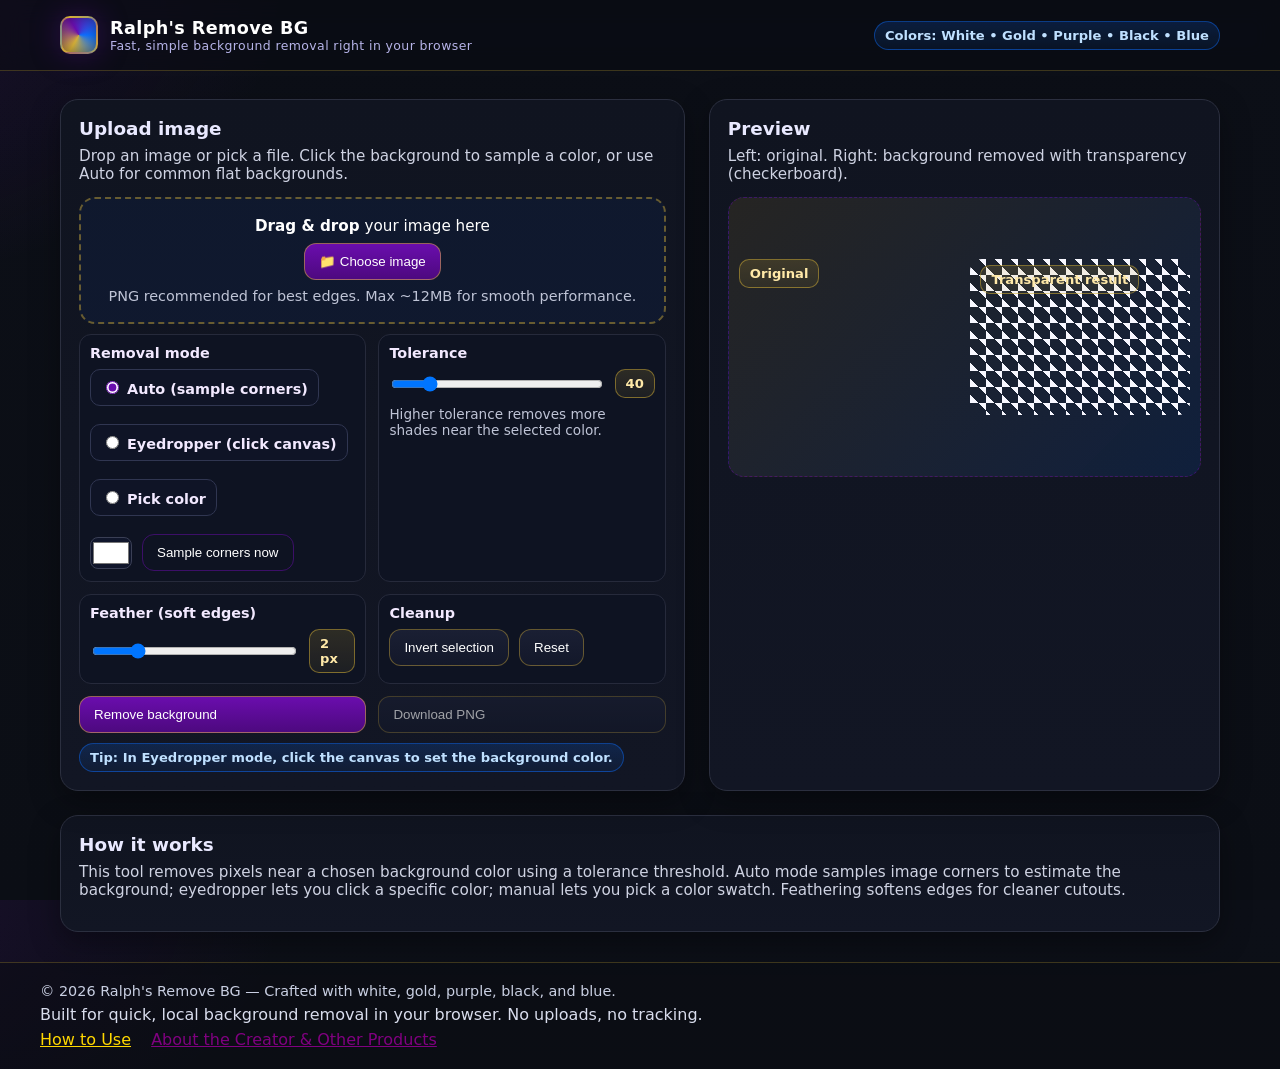
<file: index.html>
<!DOCTYPE html>
<html lang="en">

<head>
  <meta charset="UTF-8" />
  <title>Ralph's Remove BG</title>
  <meta name="viewport" content="width=device-width, initial-scale=1" />
  <meta name="theme-color" content="#6a0dad" />
  <style>
    :root {
      --white: #ffffff;
      --black: #000000;
      --gold: #d4af37;
      --purple: #6a0dad;
      --blue: #0d6efd;
      --bg: #0b0b12;
      --text: #111114;
      --muted: #6b6f76;
      --card: #101420;
      --card-2: #121624;
      --ring: #2b2f3f;
      --success: #2ecc71;
      --danger: #e74c3c;
    }

    * {
      box-sizing: border-box
    }

    html,
    body {
      height: 100%
    }

    body {
      margin: 0;
      font-family: Inter, system-ui, -apple-system, Segoe UI, Roboto, Helvetica, Arial, "Apple Color Emoji", "Segoe UI Emoji";
      background:
        radial-gradient(1200px 600px at 85% -50%, rgba(13, 110, 253, 0.12), rgba(13, 110, 253, 0) 60%),
        radial-gradient(900px 500px at -20% 0%, rgba(106, 13, 173, 0.18), rgba(106, 13, 173, 0) 60%),
        linear-gradient(180deg, #0c0f17 0%, #0b0e15 100%);
      color: var(--white);
    }

    header {
      position: sticky;
      top: 0;
      z-index: 10;
      backdrop-filter: saturate(1.2) blur(12px);
      background: rgba(10, 12, 18, 0.55);
      border-bottom: 1px solid rgba(212, 175, 55, 0.25);
    }

    .nav {
      max-width: 1200px;
      margin: 0 auto;
      padding: 16px 20px;
      display: flex;
      align-items: center;
      justify-content: space-between;
    }

    .brand {
      display: flex;
      align-items: center;
      gap: 12px;
      text-decoration: none;
      color: var(--white);
    }

    .logo {
      width: 38px;
      height: 38px;
      border-radius: 10px;
      background:
        conic-gradient(from 210deg, var(--gold), var(--purple), var(--blue), var(--gold));
      box-shadow: inset 0 0 12px rgba(0, 0, 0, 0.35), 0 0 30px rgba(106, 13, 173, 0.35);
      border: 2px solid rgba(212, 175, 55, 0.6);
    }

    .title {
      font-weight: 800;
      letter-spacing: 0.4px;
      font-size: 1.1rem;
    }

    .title small {
      display: block;
      font-weight: 500;
      color: #c9c6ff;
      opacity: 0.9;
      font-size: 0.78rem;
    }

    main {
      max-width: 1200px;
      margin: 28px auto;
      padding: 0 20px;
    }

    .hero {
      display: grid;
      grid-template-columns: 1.1fr 0.9fr;
      gap: 24px;
    }

    @media (max-width:960px) {
      .hero {
        grid-template-columns: 1fr;
      }
    }

    .panel {
      background: linear-gradient(180deg, var(--card) 0%, var(--card-2) 100%);
      border: 1px solid var(--ring);
      border-radius: 18px;
      padding: 18px;
      box-shadow: 0 10px 30px rgba(0, 0, 0, 0.35);
    }

    .panel h2 {
      margin: 0 0 8px 0;
      font-size: 1.15rem;
      font-weight: 700;
      color: #e9e9ff;
    }

    .panel p {
      margin: 0 0 14px 0;
      color: #cfd3e3;
      font-size: 0.95rem;
    }

    .uploader {
      border: 2px dashed rgba(212, 175, 55, 0.45);
      border-radius: 16px;
      padding: 18px;
      display: grid;
      gap: 12px;
      align-items: center;
      justify-items: center;
      background: rgba(13, 110, 253, 0.06);
    }

    .uploader.drag {
      border-color: var(--blue);
      background: rgba(13, 110, 253, 0.12);
    }

    .btn {
      display: inline-flex;
      align-items: center;
      gap: 10px;
      padding: 10px 14px;
      border-radius: 12px;
      border: 1px solid rgba(212, 175, 55, 0.42);
      color: var(--white);
      background: linear-gradient(180deg, #1a1f33 0%, #13182a 100%);
      cursor: pointer;
      transition: .2s ease;
    }

    .btn:hover {
      transform: translateY(-1px);
      box-shadow: 0 8px 20px rgba(13, 110, 253, 0.25);
    }

    .btn.primary {
      background: linear-gradient(180deg, #6a0dad 0%, #4d097f 100%);
      border-color: rgba(212, 175, 55, 0.55);
    }

    .btn.ghost {
      background: transparent;
      border-color: rgba(106, 13, 173, 0.5);
    }

    .btn[disabled] {
      opacity: .6;
      cursor: not-allowed;
      box-shadow: none;
      transform: none;
    }

    .controls {
      display: grid;
      grid-template-columns: repeat(2, 1fr);
      gap: 12px;
      margin-top: 10px;
    }

    @media (max-width:560px) {
      .controls {
        grid-template-columns: 1fr;
      }
    }

    .ctrl {
      background: #0e1322;
      border: 1px solid #262a3b;
      border-radius: 12px;
      padding: 10px;
    }

    .ctrl label {
      display: block;
      font-weight: 600;
      font-size: 0.9rem;
      margin-bottom: 8px;
      color: #f2e9ff;
    }

    .ctrl .row {
      display: flex;
      align-items: center;
      gap: 10px;
    }

    .ctrl input[type="range"] {
      width: 100%;
    }

    .ctrl input[type="color"] {
      width: 42px;
      height: 32px;
      border: 1px solid #3a3f55;
      border-radius: 8px;
      background: #10162b;
      padding: 0;
    }

    .radio-group {
      display: flex;
      gap: 10px;
      flex-wrap: wrap;
    }

    .radio {
      display: flex;
      align-items: center;
      gap: 8px;
      padding: 8px 10px;
      border: 1px solid #303651;
      border-radius: 10px;
      cursor: pointer;
      background: #0f1426;
    }

    .radio input {
      accent-color: var(--purple);
    }

    .preview {
      display: grid;
      grid-template-columns: 1fr;
      gap: 12px;
      align-items: center;
      justify-items: center;
      min-height: 280px;
      border-radius: 16px;
      padding: 10px;
      background: linear-gradient(135deg, rgba(212, 175, 55, 0.11), rgba(13, 110, 253, 0.12));
      border: 1px dashed rgba(106, 13, 173, 0.45);
    }

    canvas {
      max-width: 100%;
      border-radius: 10px;
      background: transparent;
    }

    .checker {
      --size: 16px;
      background:
        linear-gradient(45deg, #f7f7ff 25%, transparent 25%) 0 0/var(--size) var(--size),
        linear-gradient(45deg, transparent 75%, #f7f7ff 75%) 0 0/var(--size) var(--size),
        linear-gradient(45deg, #dfe2f0 25%, transparent 25%) var(--size) var(--size)/var(--size) var(--size),
        linear-gradient(45deg, transparent 75%, #dfe2f0 75%) var(--size) var(--size)/var(--size) var(--size),
        linear-gradient(0deg, transparent, transparent);
      border-radius: 12px;
    }

    .grid-2 {
      display: grid;
      grid-template-columns: 1fr 1fr;
      gap: 12px;
    }

    @media (max-width:700px) {
      .grid-2 {
        grid-template-columns: 1fr;
      }
    }

    .footer {
      margin-top: 30px;
      padding: 20px;
      border-top: 1px solid rgba(212, 175, 55, 0.25);
      background: rgba(10, 12, 18, 0.5);
    }

    .footer .wrap {
      max-width: 1200px;
      margin: 0 auto;
      display: grid;
      gap: 6px;
      color: #d9dded;
    }

    .credits {
      font-size: 0.9rem;
      color: #c9cfe2;
    }

    .badge {
      display: inline-block;
      padding: 6px 10px;
      border-radius: 10px;
      border: 1px solid rgba(212, 175, 55, 0.5);
      color: #ffe9a8;
      background: linear-gradient(180deg, rgba(212, 175, 55, 0.16), rgba(212, 175, 55, 0.08));
      font-weight: 600;
      font-size: 0.82rem;
    }

    .note {
      color: #bfc4d6;
      font-size: 0.9rem;
    }

    .pill {
      display: inline-flex;
      align-items: center;
      gap: 8px;
      padding: 6px 10px;
      border-radius: 999px;
      border: 1px solid rgba(13, 110, 253, 0.45);
      color: #bfe0ff;
      background: linear-gradient(180deg, rgba(13, 110, 253, 0.18), rgba(13, 110, 253, 0.08));
      font-weight: 600;
      font-size: 0.82rem;
    }

    .hidden {
      display: none !important;
    }
  </style>
</head>

<body>
  <header>
    <div class="nav">
      <a class="brand" href="#">
        <span class="logo" aria-hidden="true"></span>
        <div class="title">
          Ralph's Remove BG
          <small>Fast, simple background removal right in your browser</small>
        </div>
      </a>
      <div class="pill">Colors: White • Gold • Purple • Black • Blue</div>
    </div>
  </header>

  <main>
    <section class="hero">
      <div class="panel">
        <h2>Upload image</h2>
        <p>Drop an image or pick a file. Click the background to sample a color, or use Auto for common flat
          backgrounds.</p>

        <div id="drop" class="uploader" tabindex="0">
          <div style="text-align:center">
            <div style="font-size:0.95rem; margin-bottom:8px;">
              <strong>Drag & drop</strong> your image here
            </div>
            <button class="btn primary" id="pickBtn">
              📁 Choose image
            </button>
            <input id="file" type="file" accept="image/*" class="hidden" />
            <div class="note" style="margin-top:8px;">PNG recommended for best edges. Max ~12MB for smooth performance.
            </div>
          </div>
        </div>

        <div class="controls">
          <div class="ctrl">
            <label>Removal mode</label>
            <div class="radio-group">
              <label class="radio"><input type="radio" name="mode" value="auto" checked /> Auto (sample corners)</label>
              <label class="radio"><input type="radio" name="mode" value="eyedrop" /> Eyedropper (click canvas)</label>
              <label class="radio"><input type="radio" name="mode" value="color" /> Pick color</label>
            </div>
            <div class="row" style="margin-top:10px;">
              <input type="color" id="colorPick" value="#ffffff" />
              <button class="btn ghost" id="sampleBtn">Sample corners now</button>
            </div>
          </div>

          <div class="ctrl">
            <label>Tolerance</label>
            <div class="row">
              <input type="range" id="tol" min="0" max="255" value="40" />
              <span id="tolVal" class="badge">40</span>
            </div>
            <div style="margin-top:8px; color:#bfc4d6; font-size:0.85rem;">
              Higher tolerance removes more shades near the selected color.
            </div>
          </div>

          <div class="ctrl">
            <label>Feather (soft edges)</label>
            <div class="row">
              <input type="range" id="feather" min="0" max="10" value="2" />
              <span id="featherVal" class="badge">2 px</span>
            </div>
          </div>

          <div class="ctrl">
            <label>Cleanup</label>
            <div class="row">
              <button class="btn" id="invertBtn">Invert selection</button>
              <button class="btn" id="resetBtn">Reset</button>
            </div>
          </div>
        </div>

        <div class="grid-2" style="margin-top:12px;">
          <button class="btn primary" id="processBtn">Remove background</button>
          <button class="btn" id="downloadBtn" disabled>Download PNG</button>
        </div>

        <div style="margin-top:10px;">
          <span class="pill">Tip: In Eyedropper mode, click the canvas to set the background color.</span>
        </div>
      </div>

      <div class="panel">
        <h2>Preview</h2>
        <p>Left: original. Right: background removed with transparency (checkerboard).</p>
        <div class="preview">
          <div class="grid-2" style="width:100%;">
            <div>
              <div class="badge" style="margin-bottom:8px;">Original</div>
              <canvas id="srcCanvas"></canvas>
            </div>
            <div class="checker" style="padding:6px;">
              <div class="badge" style="margin:0 0 8px 4px;">Transparent result</div>
              <canvas id="outCanvas"></canvas>
            </div>
          </div>
        </div>
      </div>
    </section>

    <section class="panel" style="margin-top:24px;">
      <h2>How it works</h2>
      <p>This tool removes pixels near a chosen background color using a tolerance threshold. Auto mode samples image
        corners to estimate the background; eyedropper lets you click a specific color; manual lets you pick a color
        swatch. Feathering softens edges for cleaner cutouts.</p>
    </section>
  </main>

  <footer class="footer">
    <div class="wrap">
      <div class="credits">© <span id="year"></span> Ralph's Remove BG — Crafted with white, gold, purple, black, and
        blue.</div>
      <div>Built for quick, local background removal in your browser. No uploads, no tracking.</div>
      <nav>
        <!-- Link to usage guide -->
        <a href="how-to-use.html" style="color:gold; margin-right:15px;">How to Use</a>
        <!-- Link to fictional background page -->
        <a href="about-ralph.html" style="color:purple;">About the Creator & Other Products</a>
      </nav>
    </div>
  </footer>

  <script>
    const fileInput = document.getElementById('file');
    const pickBtn = document.getElementById('pickBtn');
    const drop = document.getElementById('drop');

    const srcCanvas = document.getElementById('srcCanvas');
    const outCanvas = document.getElementById('outCanvas');
    const srcCtx = srcCanvas.getContext('2d');
    const outCtx = outCanvas.getContext('2d');

    const tol = document.getElementById('tol');
    const tolVal = document.getElementById('tolVal');
    const feather = document.getElementById('feather');
    const featherVal = document.getElementById('featherVal');
    const processBtn = document.getElementById('processBtn');
    const downloadBtn = document.getElementById('downloadBtn');
    const invertBtn = document.getElementById('invertBtn');
    const resetBtn = document.getElementById('resetBtn');
    const sampleBtn = document.getElementById('sampleBtn');
    const colorPick = document.getElementById('colorPick');

    const yearEl = document.getElementById('year');
    yearEl.textContent = new Date().getFullYear();

    let imageBitmap = null;
    let imgNatural = { w: 0, h: 0 };
    let targetColor = { r: 255, g: 255, b: 255 };
    let mode = 'auto';
    let inverted = false;

    function setModeFromUI() {
      const selected = document.querySelector('input[name="mode"]:checked');
      mode = selected ? selected.value : 'auto';
    }
    document.querySelectorAll('input[name="mode"]').forEach(r => {
      r.addEventListener('change', setModeFromUI);
    });

    tol.addEventListener('input', () => { tolVal.textContent = tol.value; });
    feather.addEventListener('input', () => { featherVal.textContent = `${feather.value} px`; });

    pickBtn.addEventListener('click', () => fileInput.click());
    fileInput.addEventListener('change', async (e) => {
      const file = e.target.files[0];
      if (!file) return;
      await loadImageFile(file);
    });

    // Drag & drop
    ['dragenter', 'dragover'].forEach(evt => {
      drop.addEventListener(evt, (e) => { e.preventDefault(); e.stopPropagation(); drop.classList.add('drag'); });
    });
    ['dragleave', 'drop'].forEach(evt => {
      drop.addEventListener(evt, (e) => { e.preventDefault(); e.stopPropagation(); drop.classList.remove('drag'); });
    });
    drop.addEventListener('drop', async (e) => {
      const file = e.dataTransfer.files && e.dataTransfer.files[0];
      if (!file) return;
      await loadImageFile(file);
    });

    // Canvas click for eyedropper
    srcCanvas.addEventListener('click', (e) => {
      if (mode !== 'eyedrop' || !imageBitmap) return;
      const rect = srcCanvas.getBoundingClientRect();
      const x = Math.floor((e.clientX - rect.left) * (srcCanvas.width / rect.width));
      const y = Math.floor((e.clientY - rect.top) * (srcCanvas.height / rect.height));
      const imgData = srcCtx.getImageData(0, 0, srcCanvas.width, srcCanvas.height);
      const idx = (y * imgData.width + x) * 4;
      targetColor = { r: imgData.data[idx], g: imgData.data[idx + 1], b: imgData.data[idx + 2] };
      colorPick.value = rgbToHex(targetColor.r, targetColor.g, targetColor.b);
      flashBadge(`Sampled: #${colorPick.value.slice(1).toUpperCase()}`);
    });

    sampleBtn.addEventListener('click', () => {
      if (!imageBitmap) return;
      targetColor = autoSampleColor(srcCtx, srcCanvas.width, srcCanvas.height);
      colorPick.value = rgbToHex(targetColor.r, targetColor.g, targetColor.b);
      flashBadge(`Auto sampled: #${colorPick.value.slice(1).toUpperCase()}`);
    });

    colorPick.addEventListener('input', () => {
      if (mode === 'color') {
        const { r, g, b } = hexToRgb(colorPick.value);
        targetColor = { r, g, b };
      }
    });

    invertBtn.addEventListener('click', () => {
      inverted = !inverted;
      invertBtn.textContent = inverted ? 'Invert selection (On)' : 'Invert selection';
      if (imageBitmap) processImage();
    });

    resetBtn.addEventListener('click', () => {
      tol.value = 40; tolVal.textContent = '40';
      feather.value = 2; featherVal.textContent = '2 px';
      inverted = false; invertBtn.textContent = 'Invert selection';
      setModeFromUI();
      if (imageBitmap) {
        drawSource();
        outCtx.clearRect(0, 0, outCanvas.width, outCanvas.height);
        downloadBtn.disabled = true;
      }
    });

    processBtn.addEventListener('click', () => {
      if (!imageBitmap) return;
      setModeFromUI();
      if (mode === 'auto') {
        targetColor = autoSampleColor(srcCtx, srcCanvas.width, srcCanvas.height);
        colorPick.value = rgbToHex(targetColor.r, targetColor.g, targetColor.b);
      } else if (mode === 'color') {
        const { r, g, b } = hexToRgb(colorPick.value);
        targetColor = { r, g, b };
      }
      processImage();
    });

    downloadBtn.addEventListener('click', () => {
      if (!outCanvas.width || !outCanvas.height) return;
      const a = document.createElement('a');
      a.href = outCanvas.toDataURL('image/png');
      a.download = 'ralph-remove-bg.png';
      a.click();
    });

    async function loadImageFile(file) {
      const blobURL = URL.createObjectURL(file);
      const img = new Image();
      img.crossOrigin = 'anonymous';
      img.onload = async () => {
        imageBitmap = await createImageBitmap(img);
        imgNatural = { w: imageBitmap.width, h: imageBitmap.height };
        fitCanvasToImage();
        drawSource();
        outCtx.clearRect(0, 0, outCanvas.width, outCanvas.height);
        downloadBtn.disabled = true;
        URL.revokeObjectURL(blobURL);
      };
      img.onerror = () => {
        alert('Could not load that image. Try a different file.');
        URL.revokeObjectURL(blobURL);
      };
      img.src = blobURL;
    }

    function fitCanvasToImage() {
      const maxW = Math.min(900, imgNatural.w);
      const scale = maxW / imgNatural.w;
      const w = Math.round(imgNatural.w * scale);
      const h = Math.round(imgNatural.h * scale);
      srcCanvas.width = w; srcCanvas.height = h;
      outCanvas.width = w; outCanvas.height = h;
    }

    function drawSource() {
      srcCtx.clearRect(0, 0, srcCanvas.width, srcCanvas.height);
      srcCtx.drawImage(imageBitmap, 0, 0, srcCanvas.width, srcCanvas.height);
    }

    function processImage() {
      drawSource();
      const src = srcCtx.getImageData(0, 0, srcCanvas.width, srcCanvas.height);
      const out = outCtx.createImageData(src.width, src.height);
      const t = parseInt(tol.value, 10);
      const f = parseInt(feather.value, 10);

      // Pass 1: remove background by color distance
      for (let i = 0; i < src.data.length; i += 4) {
        const r = src.data[i], g = src.data[i + 1], b = src.data[i + 2], a = src.data[i + 3];
        const dist = colorDistance(r, g, b, targetColor.r, targetColor.g, targetColor.b);
        const remove = inverted ? dist > t : dist <= t;
        out.data[i] = src.data[i];
        out.data[i + 1] = src.data[i + 1];
        out.data[i + 2] = src.data[i + 2];
        out.data[i + 3] = remove ? 0 : a;
      }

      // Optional feathering: blur alpha channel slightly
      if (f > 0) {
        featherAlpha(out, src.width, src.height, f);
      }

      outCtx.putImageData(out, 0, 0);
      downloadBtn.disabled = false;
    }

    function colorDistance(r1, g1, b1, r2, g2, b2) {
      // Simple Euclidean distance in RGB
      const dr = r1 - r2, dg = g1 - g2, db = b1 - b2;
      return Math.sqrt(dr * dr + dg * dg + db * db);
    }

    function featherAlpha(imgData, w, h, radius) {
      // Box blur alpha channel
      const alpha = new Uint8ClampedArray(w * h);
      for (let y = 0; y < h; y++) {
        for (let x = 0; x < w; x++) {
          alpha[y * w + x] = imgData.data[(y * w + x) * 4 + 3];
        }
      }
      const tmp = new Uint8ClampedArray(alpha.length);

      // Horizontal blur
      for (let y = 0; y < h; y++) {
        let sum = 0;
        for (let x = 0; x < w; x++) {
          const left = x - radius - 1;
          const right = x + radius;
          if (left >= 0) sum -= alpha[y * w + left];
          if (right < w) sum += alpha[y * w + right];
          const kernelSize = Math.min(w - 1, x + radius) - Math.max(0, x - radius) + 1;
          tmp[y * w + x] = sum / Math.max(1, kernelSize);
        }
      }
      // Vertical blur
      for (let x = 0; x < w; x++) {
        let sum = 0;
        for (let y = 0; y < h; y++) {
          const top = y - radius - 1;
          const bottom = y + radius;
          if (top >= 0) sum -= tmp[top * w + x];
          if (bottom < h) sum += tmp[bottom * w + x];
          const kernelSize = Math.min(h - 1, y + radius) - Math.max(0, y - radius) + 1;
          const idx = (y * w + x) * 4 + 3;
          imgData.data[idx] = sum / Math.max(1, kernelSize);
        }
      }
    }

    function autoSampleColor(ctx, w, h) {
      const samplePoints = [
        { x: 2, y: 2 },
        { x: w - 3, y: 2 },
        { x: 2, y: h - 3 },
        { x: w - 3, y: h - 3 },
        { x: Math.round(w / 2), y: 2 },
        { x: Math.round(w / 2), y: h - 3 },
      ];
      const img = ctx.getImageData(0, 0, w, h);
      let r = 0, g = 0, b = 0;
      samplePoints.forEach(p => {
        const idx = (p.y * w + p.x) * 4;
        r += img.data[idx];
        g += img.data[idx + 1];
        b += img.data[idx + 2];
      });
      const n = samplePoints.length;
      return { r: Math.round(r / n), g: Math.round(g / n), b: Math.round(b / n) };
    }

    function hexToRgb(hex) {
      const h = hex.replace('#', '');
      const bigint = parseInt(h, 16);
      return { r: (bigint >> 16) & 255, g: (bigint >> 8) & 255, b: bigint & 255 };
    }
    function rgbToHex(r, g, b) {
      return '#' + [r, g, b].map(v => v.toString(16).padStart(2, '0')).join('');
    }

    function flashBadge(text) {
      const badge = document.createElement('div');
      badge.className = 'badge';
      badge.textContent = text;
      badge.style.position = 'fixed';
      badge.style.bottom = '18px';
      badge.style.right = '18px';
      badge.style.zIndex = '99';
      badge.style.boxShadow = '0 10px 22px rgba(106,13,173,0.35)';
      document.body.appendChild(badge);
      setTimeout(() => { badge.remove(); }, 1800);
    }
  </script>
</body>

</html>
</file>
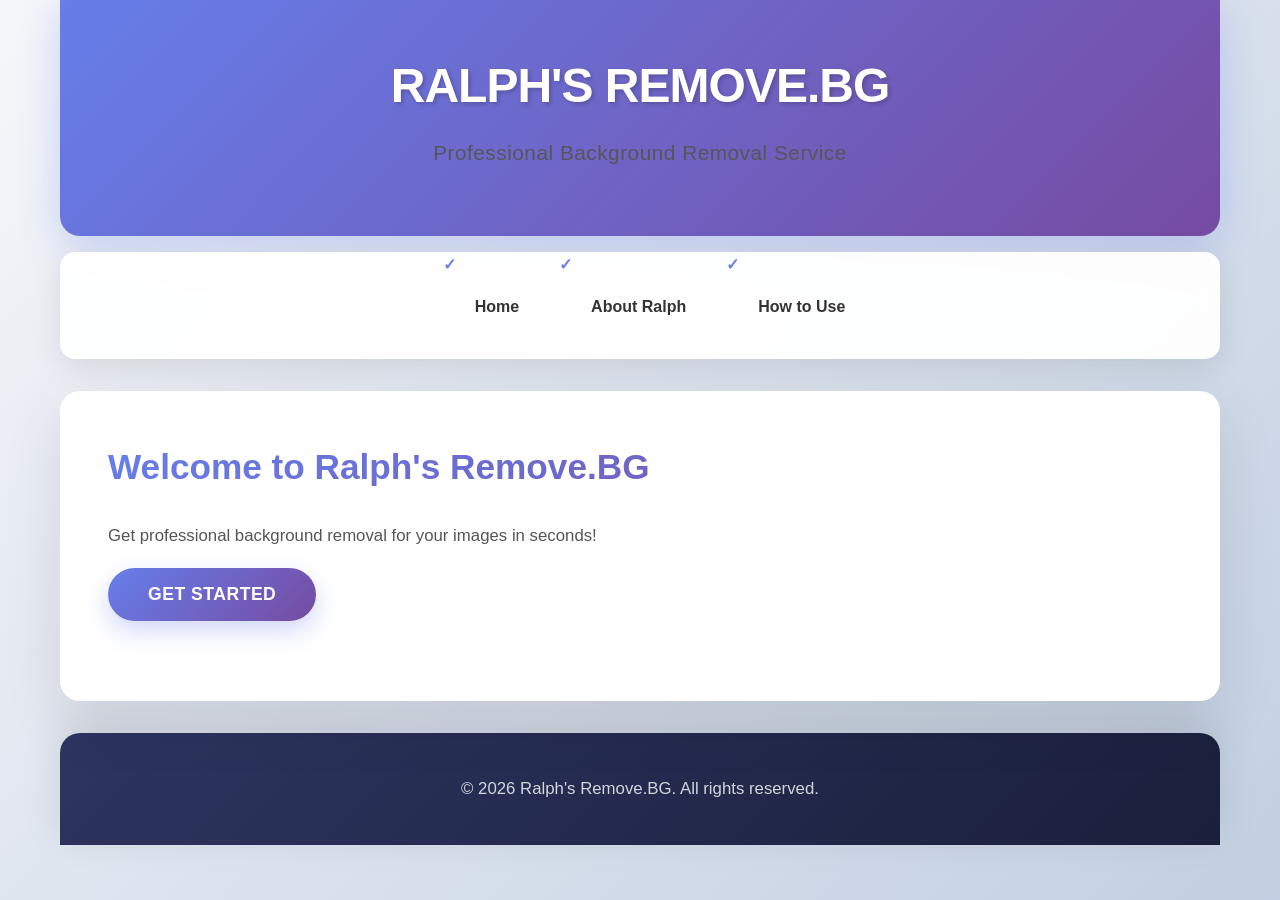
<file: docs/index.html>
<!DOCTYPE html>
<html lang="en">
<head>
    <meta charset="UTF-8">
    <meta name="viewport" content="width=device-width, initial-scale=1.0">
    <meta http-equiv="Cache-Control" content="no-cache, no-store, must-revalidate">
    <meta http-equiv="Pragma" content="no-cache">
    <meta http-equiv="Expires" content="0">
    <title>RALPH'S REMOVE.BG WEBSITE</title>
    <link rel="stylesheet" href="styles.css?v=2">
</head>
<body>
    <div class="container">
        <header>
            <h1>RALPH'S REMOVE.BG</h1>
            <p>Professional Background Removal Service</p>
        </header>
        
        <nav>
            <ul>
                <li><a href="index.html">Home</a></li>
                <li><a href="about-ralph.html">About Ralph</a></li>
                <li><a href="how-to-use.html">How to Use</a></li>
            </ul>
        </nav>
        
        <main>
            <section id="home">
                <h2>Welcome to Ralph's Remove.BG</h2>
                <p>Get professional background removal for your images in seconds!</p>
                <button class="cta-btn">Get Started</button>
            </section>
        </main>
        
        <footer>
            <p>&copy; 2026 Ralph's Remove.BG. All rights reserved.</p>
        </footer>
    </div>
    
    <script src="script.js"></script>
</body>
</html>
</file>
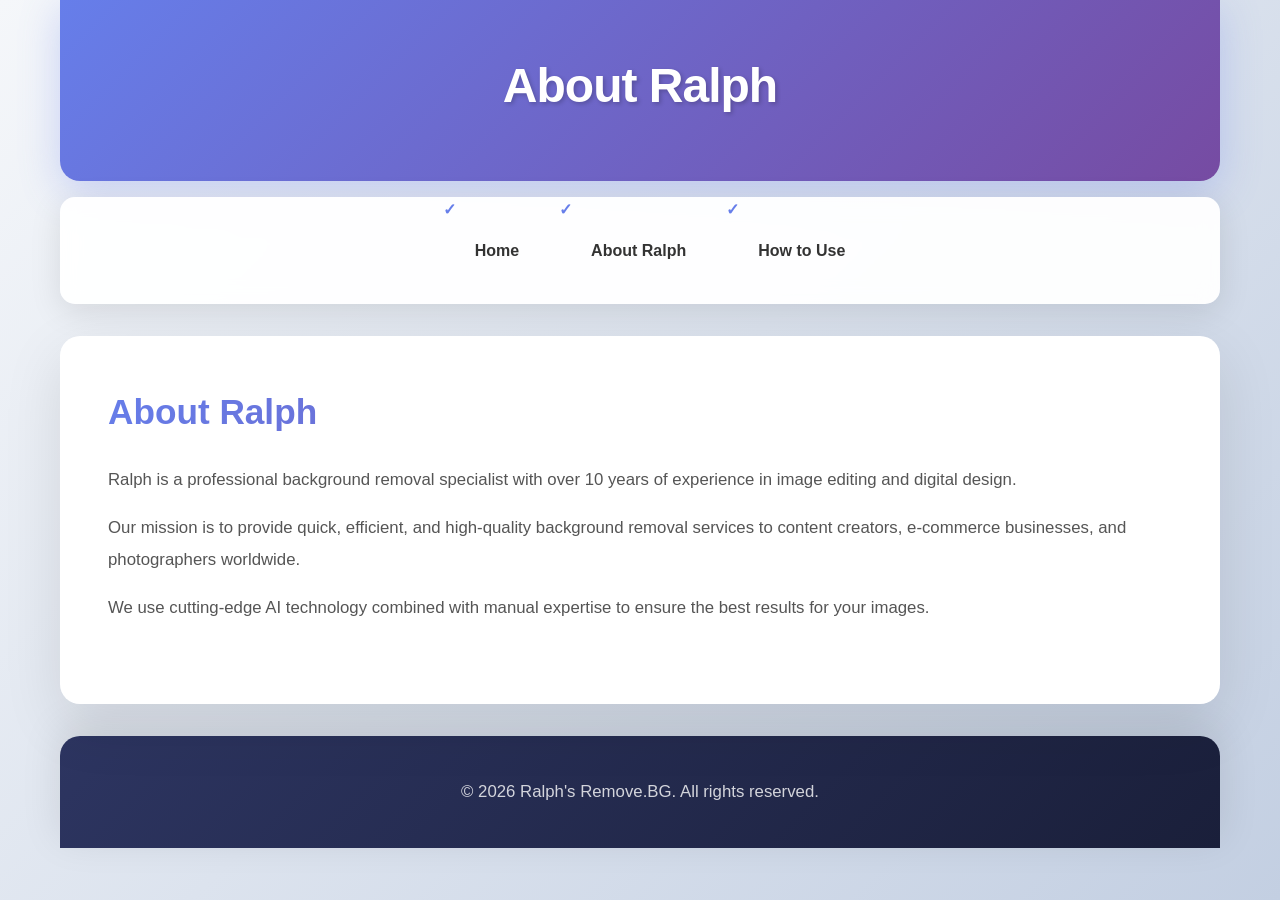
<file: docs/about-ralph.html>
<!DOCTYPE html>
<html lang="en">
<head>
    <meta charset="UTF-8">
    <meta name="viewport" content="width=device-width, initial-scale=1.0">
    <title>About Ralph - Remove.BG</title>
    <link rel="stylesheet" href="styles.css">
</head>
<body>
    <div class="container">
        <header>
            <h1>About Ralph</h1>
        </header>
        
        <nav>
            <ul>
                <li><a href="index.html">Home</a></li>
                <li><a href="about-ralph.html">About Ralph</a></li>
                <li><a href="how-to-use.html">How to Use</a></li>
            </ul>
        </nav>
        
        <main>
            <section>
                <h2>About Ralph</h2>
                <p>Ralph is a professional background removal specialist with over 10 years of experience in image editing and digital design.</p>
                <p>Our mission is to provide quick, efficient, and high-quality background removal services to content creators, e-commerce businesses, and photographers worldwide.</p>
                <p>We use cutting-edge AI technology combined with manual expertise to ensure the best results for your images.</p>
            </section>
        </main>
        
        <footer>
            <p>&copy; 2026 Ralph's Remove.BG. All rights reserved.</p>
        </footer>
    </div>
</body>
</html>
</file>
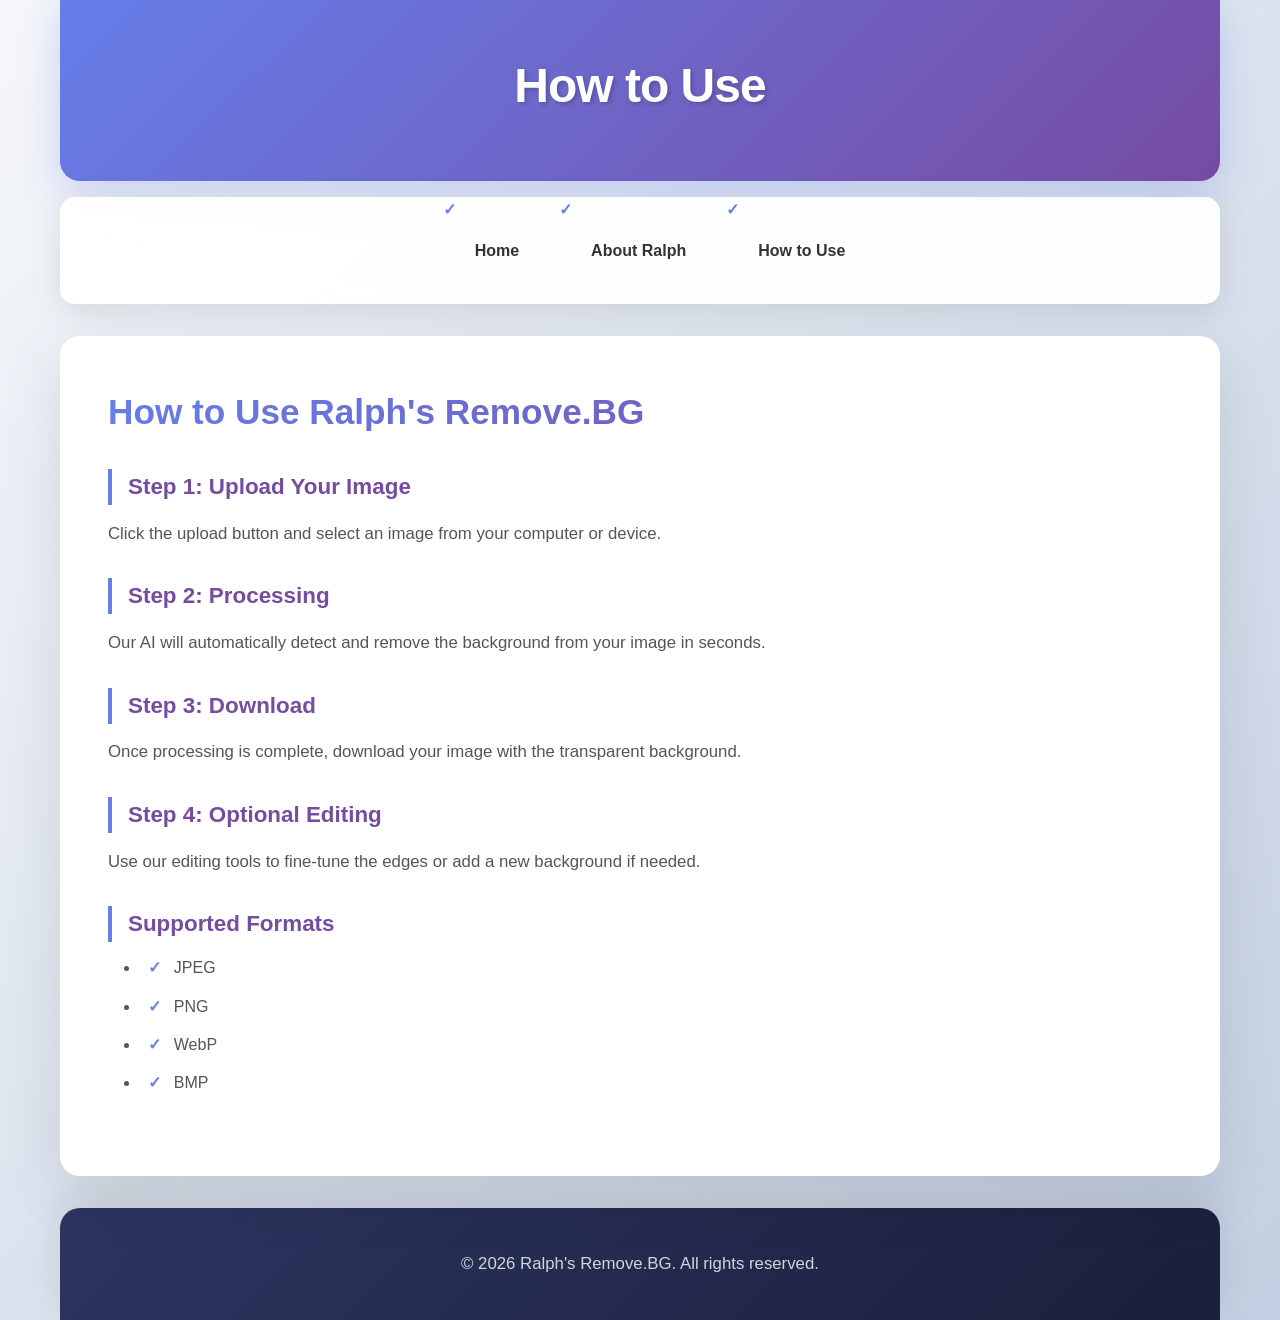
<file: docs/how-to-use.html>
<!DOCTYPE html>
<html lang="en">
<head>
    <meta charset="UTF-8">
    <meta name="viewport" content="width=device-width, initial-scale=1.0">
    <title>How to Use - Remove.BG</title>
    <link rel="stylesheet" href="styles.css">
</head>
<body>
    <div class="container">
        <header>
            <h1>How to Use</h1>
        </header>
        
        <nav>
            <ul>
                <li><a href="index.html">Home</a></li>
                <li><a href="about-ralph.html">About Ralph</a></li>
                <li><a href="how-to-use.html">How to Use</a></li>
            </ul>
        </nav>
        
        <main>
            <section>
                <h2>How to Use Ralph's Remove.BG</h2>
                
                <h3>Step 1: Upload Your Image</h3>
                <p>Click the upload button and select an image from your computer or device.</p>
                
                <h3>Step 2: Processing</h3>
                <p>Our AI will automatically detect and remove the background from your image in seconds.</p>
                
                <h3>Step 3: Download</h3>
                <p>Once processing is complete, download your image with the transparent background.</p>
                
                <h3>Step 4: Optional Editing</h3>
                <p>Use our editing tools to fine-tune the edges or add a new background if needed.</p>
                
                <h3>Supported Formats</h3>
                <ul>
                    <li>JPEG</li>
                    <li>PNG</li>
                    <li>WebP</li>
                    <li>BMP</li>
                </ul>
            </section>
        </main>
        
        <footer>
            <p>&copy; 2026 Ralph's Remove.BG. All rights reserved.</p>
        </footer>
    </div>
</body>
</html>
</file>
<file: docs/styles.css>
* {
    margin: 0;
    padding: 0;
    box-sizing: border-box;
}

body {
    font-family: 'Poppins', 'Segoe UI', Tahoma, Geneva, Verdana, sans-serif;
    line-height: 1.6;
    color: #333;
    background: linear-gradient(135deg, #f5f7fa 0%, #c3cfe2 100%);
    min-height: 100vh;
}

.container {
    max-width: 1200px;
    margin: 0 auto;
    padding: 0 20px;
}

/* HEADER STYLING */
header {
    background: linear-gradient(135deg, #667eea 0%, #764ba2 100%);
    color: white;
    text-align: center;
    padding: 3rem 0;
    margin-bottom: 1rem;
    border-radius: 0 0 20px 20px;
    box-shadow: 0 10px 40px rgba(102, 126, 234, 0.3);
    animation: slideDown 0.6s ease-out;
}

@keyframes slideDown {
    from {
        opacity: 0;
        transform: translateY(-30px);
    }
    to {
        opacity: 1;
        transform: translateY(0);
    }
}

header h1 {
    font-size: 3rem;
    margin-bottom: 0.5rem;
    font-weight: 800;
    letter-spacing: -1px;
    text-shadow: 2px 2px 4px rgba(0, 0, 0, 0.2);
}

header p {
    font-size: 1.3rem;
    opacity: 0.95;
    font-weight: 300;
    letter-spacing: 0.5px;
}

/* NAVIGATION STYLING */
nav {
    background: rgba(255, 255, 255, 0.95);
    margin-bottom: 2rem;
    border-radius: 15px;
    overflow: hidden;
    box-shadow: 0 8px 32px rgba(0, 0, 0, 0.1);
    backdrop-filter: blur(10px);
}

nav ul {
    list-style: none;
    display: flex;
    justify-content: center;
    flex-wrap: wrap;
}

nav ul li {
    margin: 0;
}

nav ul li a {
    display: block;
    color: #333;
    text-decoration: none;
    padding: 1rem 2rem;
    transition: all 0.3s ease;
    font-weight: 600;
    position: relative;
    overflow: hidden;
}

nav ul li a::before {
    content: '';
    position: absolute;
    top: 0;
    left: -100%;
    width: 100%;
    height: 100%;
    background: linear-gradient(135deg, #667eea 0%, #764ba2 100%);
    z-index: -1;
    transition: left 0.3s ease;
}

nav ul li a:hover {
    color: white;
}

nav ul li a:hover::before {
    left: 0;
}

/* MAIN CONTENT */
main {
    background: white;
    padding: 3rem;
    border-radius: 20px;
    box-shadow: 0 20px 60px rgba(0, 0, 0, 0.1);
    margin-bottom: 2rem;
    animation: fadeInUp 0.8s ease-out 0.2s both;
}

@keyframes fadeInUp {
    from {
        opacity: 0;
        transform: translateY(30px);
    }
    to {
        opacity: 1;
        transform: translateY(0);
    }
}

section {
    margin-bottom: 2rem;
}

h2 {
    background: linear-gradient(135deg, #667eea 0%, #764ba2 100%);
    -webkit-background-clip: text;
    -webkit-text-fill-color: transparent;
    background-clip: text;
    margin-bottom: 1.5rem;
    font-size: 2.2rem;
    font-weight: 700;
}

h3 {
    color: #764ba2;
    margin-top: 1.8rem;
    margin-bottom: 0.8rem;
    font-size: 1.4rem;
    font-weight: 600;
    border-left: 4px solid #667eea;
    padding-left: 1rem;
}

p {
    margin-bottom: 1rem;
    line-height: 1.9;
    color: #555;
    font-size: 1.05rem;
}

ul {
    margin-left: 2rem;
    margin-bottom: 1.5rem;
}

ul li {
    margin-bottom: 0.8rem;
    color: #555;
    position: relative;
    padding-left: 0.5rem;
}

ul li::before {
    content: '✓';
    color: #667eea;
    font-weight: bold;
    margin-right: 0.8rem;
}

/* BUTTON STYLING */
.cta-btn {
    background: linear-gradient(135deg, #667eea 0%, #764ba2 100%);
    color: white;
    padding: 1rem 2.5rem;
    border: none;
    border-radius: 50px;
    cursor: pointer;
    font-size: 1.1rem;
    font-weight: 700;
    transition: all 0.3s ease;
    box-shadow: 0 10px 25px rgba(102, 126, 234, 0.3);
    text-transform: uppercase;
    letter-spacing: 0.5px;
}

.cta-btn:hover {
    transform: translateY(-3px);
    box-shadow: 0 15px 40px rgba(102, 126, 234, 0.5);
}

.cta-btn:active {
    transform: translateY(-1px);
}

/* FOOTER STYLING */
footer {
    background: linear-gradient(135deg, #2d3561 0%, #1a1f3a 100%);
    color: white;
    text-align: center;
    padding: 2.5rem;
    margin-top: 2rem;
    border-radius: 20px 20px 0 0;
    box-shadow: 0 -10px 40px rgba(0, 0, 0, 0.1);
}

footer p {
    color: rgba(255, 255, 255, 0.8);
    margin: 0;
}

/* RESPONSIVE DESIGN */
@media (max-width: 768px) {
    header h1 {
        font-size: 1.8rem;
    }
    
    header p {
        font-size: 1rem;
    }
    
    nav ul {
        flex-direction: column;
    }
    
    nav ul li a {
        text-align: center;
        padding: 0.8rem 1rem;
    }
    
    main {
        padding: 1.5rem;
    }
    
    h2 {
        font-size: 1.6rem;
    }
    
    h3 {
        font-size: 1.1rem;
    }
    
    .cta-btn {
        padding: 0.8rem 2rem;
        font-size: 0.95rem;
    }
}

@media (max-width: 480px) {
    header h1 {
        font-size: 1.4rem;
    }
    
    header {
        padding: 2rem 0;
    }
    
    main {
        padding: 1rem;
    }
    
    nav ul li a {
        padding: 0.6rem 0.8rem;
        font-size: 0.9rem;
    }
}

/* SCROLLBAR STYLING */
::-webkit-scrollbar {
    width: 10px;
}

::-webkit-scrollbar-track {
    background: #f1f1f1;
}

::-webkit-scrollbar-thumb {
    background: linear-gradient(135deg, #667eea 0%, #764ba2 100%);
    border-radius: 5px;
}

::-webkit-scrollbar-thumb:hover {
    background: #667eea;
}
</file>
